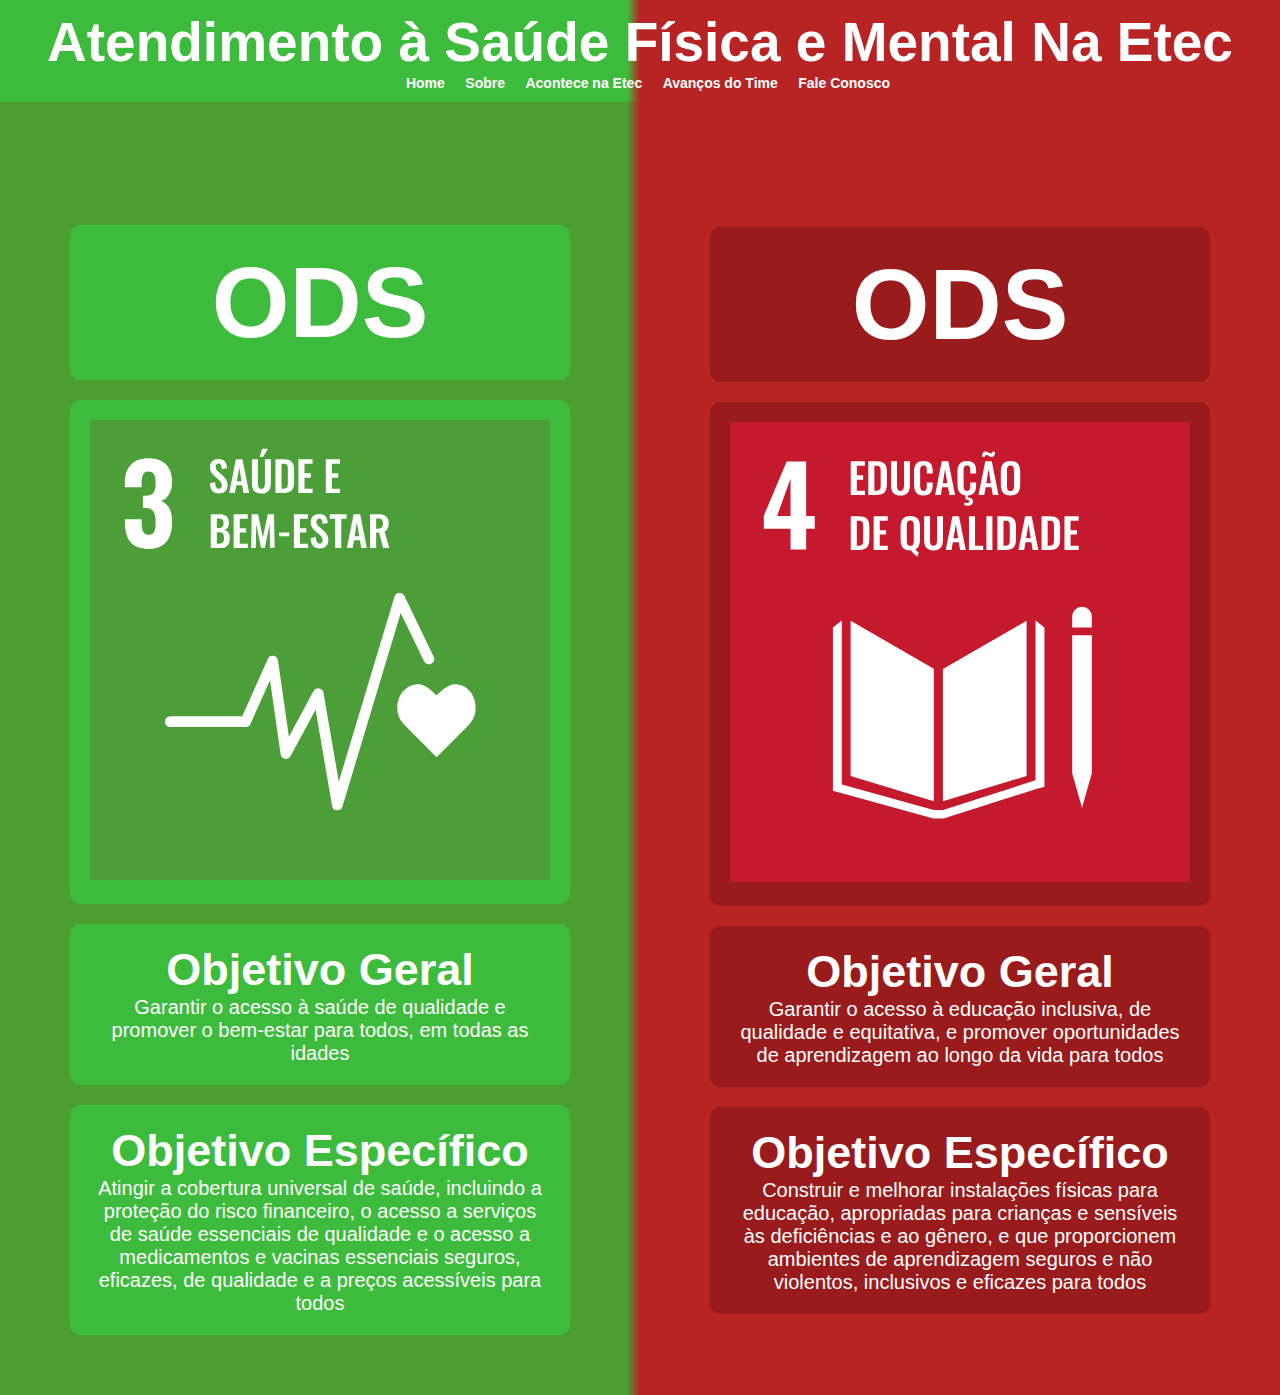
<file: index.html>
<!DOCTYPE html>
<html lang="en">
<head>
    <meta charset="UTF-8">
    <meta name="viewport" content left-align="width=device-width, initial-scale=1.0">
    <title>Document</title>
    <link rel="stylesheet" href = "style.css">
</head>
<body>
<header>
        <h1 id = "reto">Atendimento à Saúde Física e Mental Na Etec</h1> 
  <nav>
    <ul id = "reto2">
        <li><a href = "index.html">Home</a></li>
        <li><a href = "sobre.html">Sobre</a></li>
        <li><a href = "Aconteceetec.html">Acontece na Etec</a></li>
        <li><a href = "avancços.html">Avanços do Time</a></li>
        <li><a href = "Falec.html">Fale Conosco</a></li>
    </ul>
  </nav>
</header>
<main>
    <section class="container">

        <div class="content centered-div tam">
               <h1 >ODS</h1>
            </div>

        <div class="content centered-div">
            <img src="SDG-3.svg" alt="">
        </div>

        <div class="content centered-div">
            <h2 class="h2">Objetivo Geral</h2>
            <p class="por">Garantir o acesso à saúde de qualidade e promover o bem-estar para todos, em todas as idades</p>
        </div>
        
        <div class="content centered-div ">
            <h2 class="h2">Objetivo Específico</h2>
            <p class="por">Atingir a cobertura universal de saúde, incluindo a proteção do risco financeiro, o acesso a serviços de saúde essenciais de qualidade e o acesso a medicamentos e vacinas essenciais seguros, eficazes, de qualidade e a preços acessíveis para todos</p>
        </div>

    </section>
</main>
</body>
<body>
    <main>
        <section class="container, color3" >
    
            <div class="content centered-div tam color2">
                   <h1 >ODS</h1>
                </div>
    
            <div class="content centered-div color2">
                <img src="SDG-4.svg" alt="">
            </div>
    
            <div class="content centered-div color2">
                <h2 class="h2">Objetivo Geral</h2>
                <p class="por">Garantir o acesso à educação inclusiva, de qualidade e equitativa, e promover oportunidades de aprendizagem ao longo da vida para todos</p>
            </div>
            
            <div class="content centered-div color2">
                <h2 class="h2">Objetivo Específico</h2>
                <p class="por">Construir e melhorar instalações físicas para educação, apropriadas para crianças e sensíveis às deficiências e ao gênero, e que proporcionem ambientes de aprendizagem seguros e não violentos, inclusivos e eficazes para todos</p>
            </div>
    
        </section>
    </main>
</body>
</html>
</file>
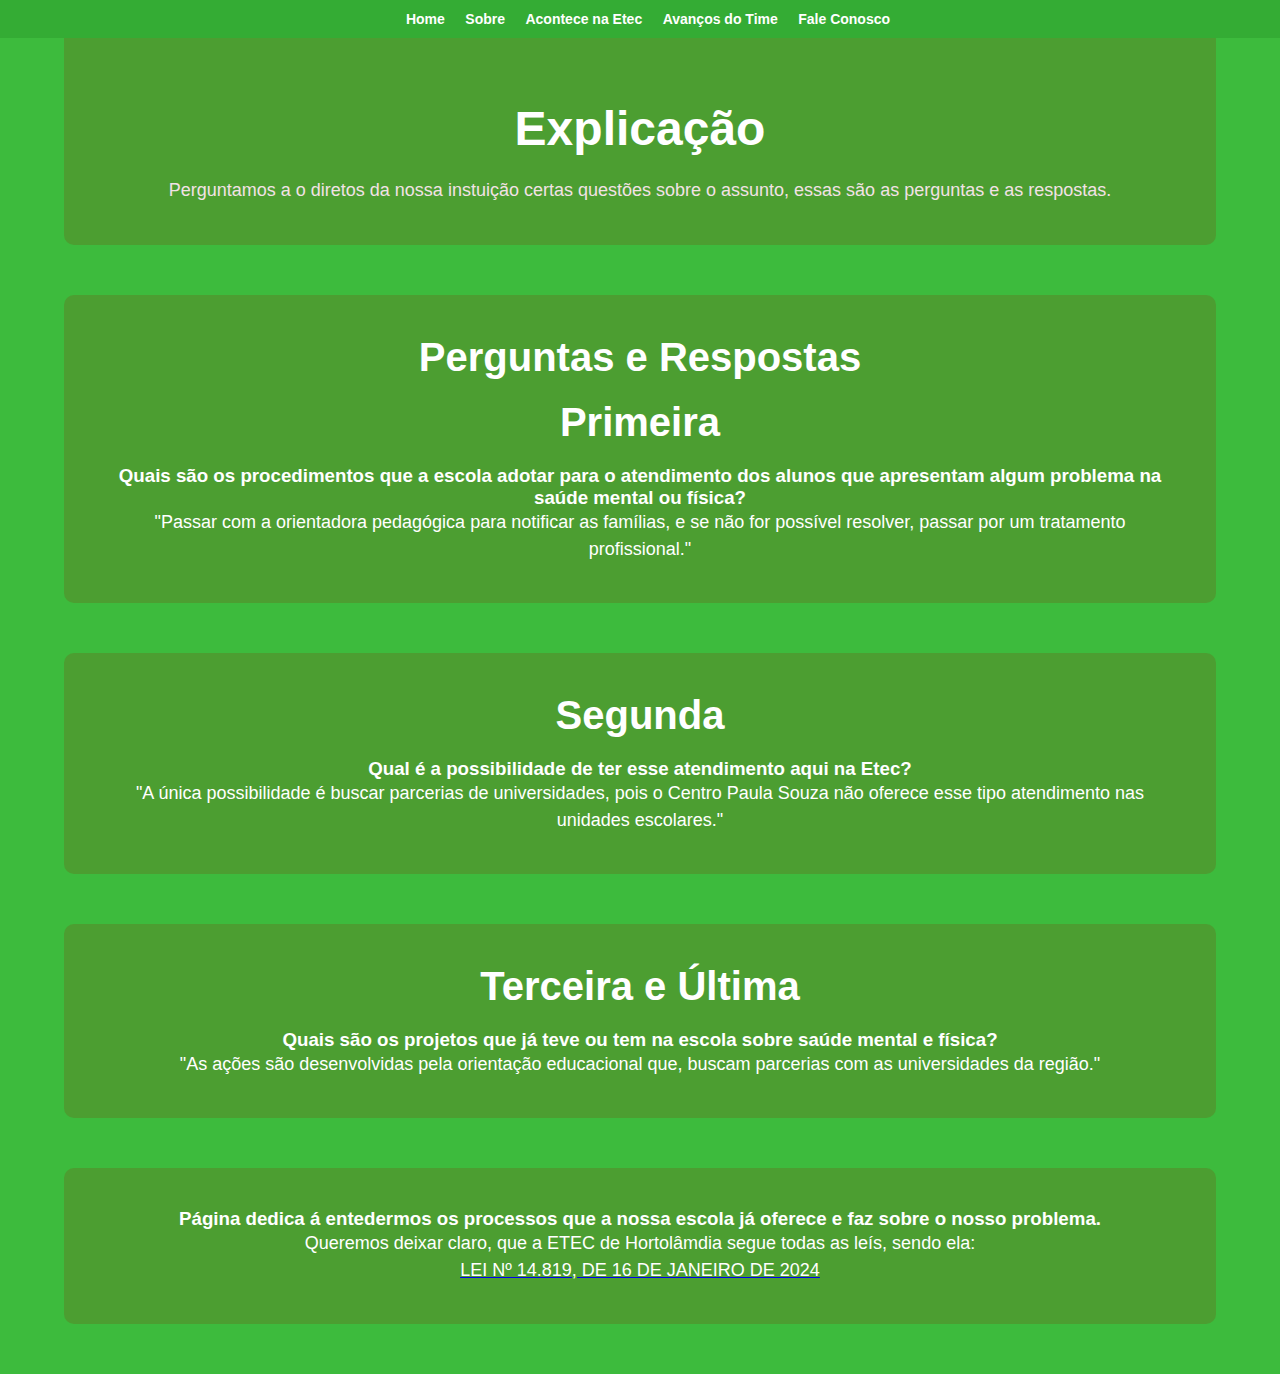
<file: Aconteceetec.html>
<!DOCTYPE html>
<html lang="en">
<head>
    <meta charset="UTF-8">
    <meta name="viewport" content="width=device-width, initial-scale=1.0">
    <title>Document</title>
    <link rel="stylesheet" href = "Acintecxe.css">
</head>
<body>
    <header>
        <nav>
          <ul id = "reto2">
              <li><a href = "index.html">Home</a></li>
              <li><a href = "sobre.html">Sobre</a></li>
              <li><a href = "Aconteceetec.html">Acontece na Etec</a></li>
              <li><a href = "avancços.html">Avanços do Time</a></li>
              <li><a href = "Falec.html">Fale Conosco</a></li>
          </ul>
        </nav>
      </header>
  <main>
    <section class="ods-section">
        <div class="container">
            <div class="ods-content">
                <h1>Explicação</h1>
                <p>Perguntamos a o diretos da nossa instuição certas questões sobre o assunto, essas são as perguntas e as respostas.</p>
            </div>
        </div>
    </section>
    <section class="ativista">
        <div class="container">
            <h2 class="title">Perguntas e Respostas<h2>
                <h2>Primeira</h2>
                <h3>Quais são os procedimentos que a escola adotar  para o atendimento dos  alunos que apresentam algum problema na saúde mental ou física?
                </h3>
                
                <p>"Passar com a orientadora  pedagógica  para notificar as famílias, e se não for possível resolver,  passar por um tratamento profissional." 
                </p>
        </div>
    </section>
    <section class="ativista">
        <div class="container">
                <h2>Segunda</h2>

                <h3>Qual é a possibilidade de ter esse atendimento aqui na Etec?
                </h3>

                <p>"A única possibilidade é buscar parcerias de universidades,  pois o Centro Paula Souza não oferece esse tipo atendimento nas unidades escolares."</p>
        </div>
    </section>
    <section class="ativista">
        <div class="container">
                <h2>Terceira e Última</h2>

                <h3>
                    Quais são os projetos que já teve ou tem na escola sobre saúde mental e física?
                </h3>

                <p>"As ações são desenvolvidas pela orientação educacional que, buscam  parcerias com as universidades da região."</p>
        </div>
    </section>
    <section class="ativista">
        <div class="container">
            <h3>Página dedica á entedermos os processos que a nossa escola já oferece e faz sobre o nosso problema.</h3>
            <P>Queremos deixar claro, que a ETEC de Hortolâmdia segue todas as leís, sendo ela:</P>
            <a href = "https://www.planalto.gov.br/ccivil_03/_ato2023-2026/2024/Lei/L14819.htm"><p>LEI Nº 14.819, DE 16 DE JANEIRO DE 2024</p></a>

        </div>
    </section>
  </main>
</body>
</html>
</file>
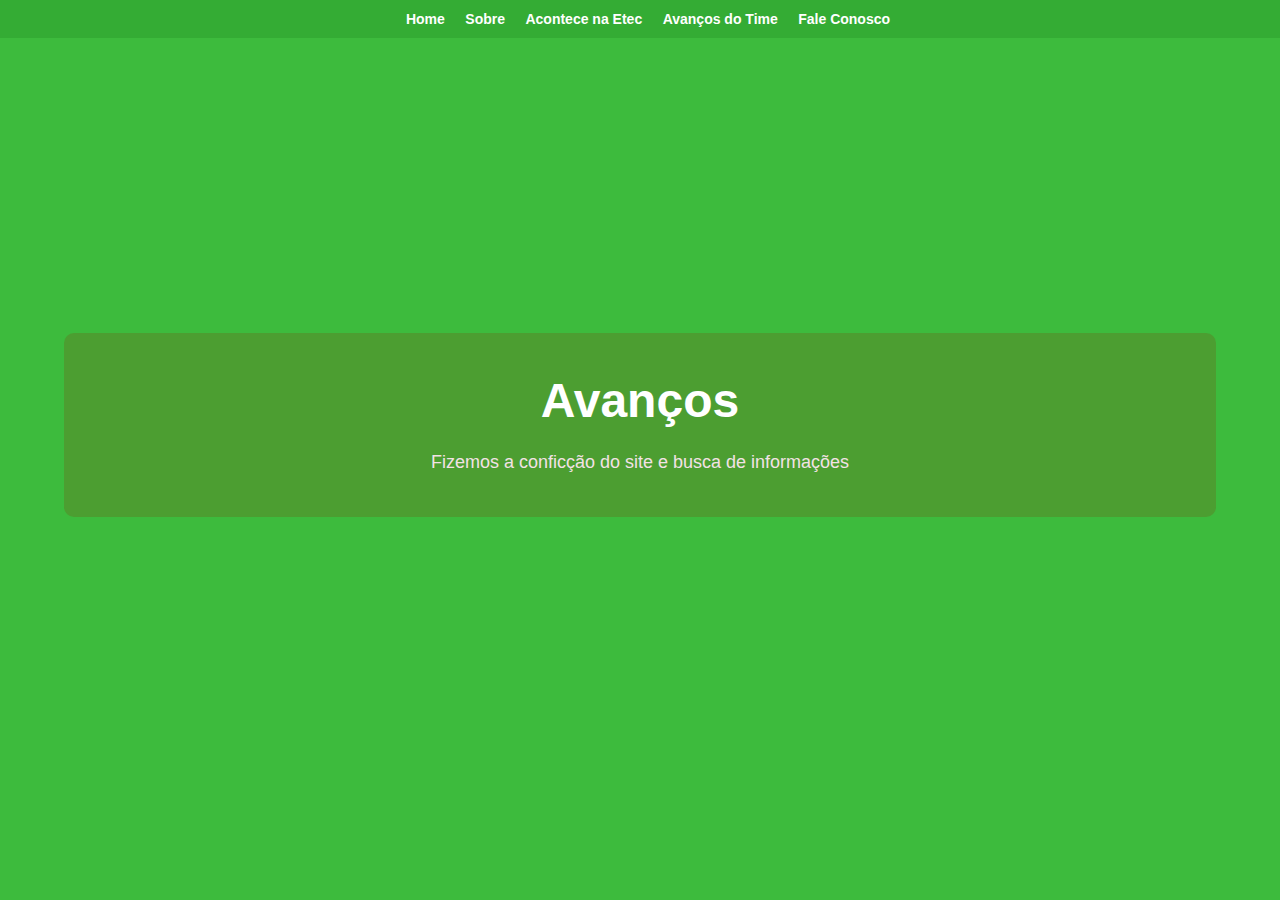
<file: avancços.html>
<!DOCTYPE html>
<html lang="en">
<head>
    <meta charset="UTF-8">
    <meta name="viewport" content="width=device-width, initial-scale=1.0">
    <title>Document</title>
    <link rel="stylesheet" href = "avanx.css">
    <header>
        <nav>
          <ul id = "reto2">
              <li><a href = "index.html">Home</a></li>
              <li><a href = "sobre.html">Sobre</a></li>
              <li><a href = "Aconteceetec.html">Acontece na Etec</a></li>
              <li><a href = "avancços.html">Avanços do Time</a></li>
              <li><a href = "Falec.html">Fale Conosco</a></li>
          </ul>
        </nav>
      </header>
</head>
<body>
    <main>
        <section class="ods-section">
            <div class="container">
                <div class="ods-content">
                    <h1>Avanços</h1>
                    <p>Fizemos a conficção do site e busca de informações</p>
                </div>
            </div>
        </section>
</body>
</html>
</file>
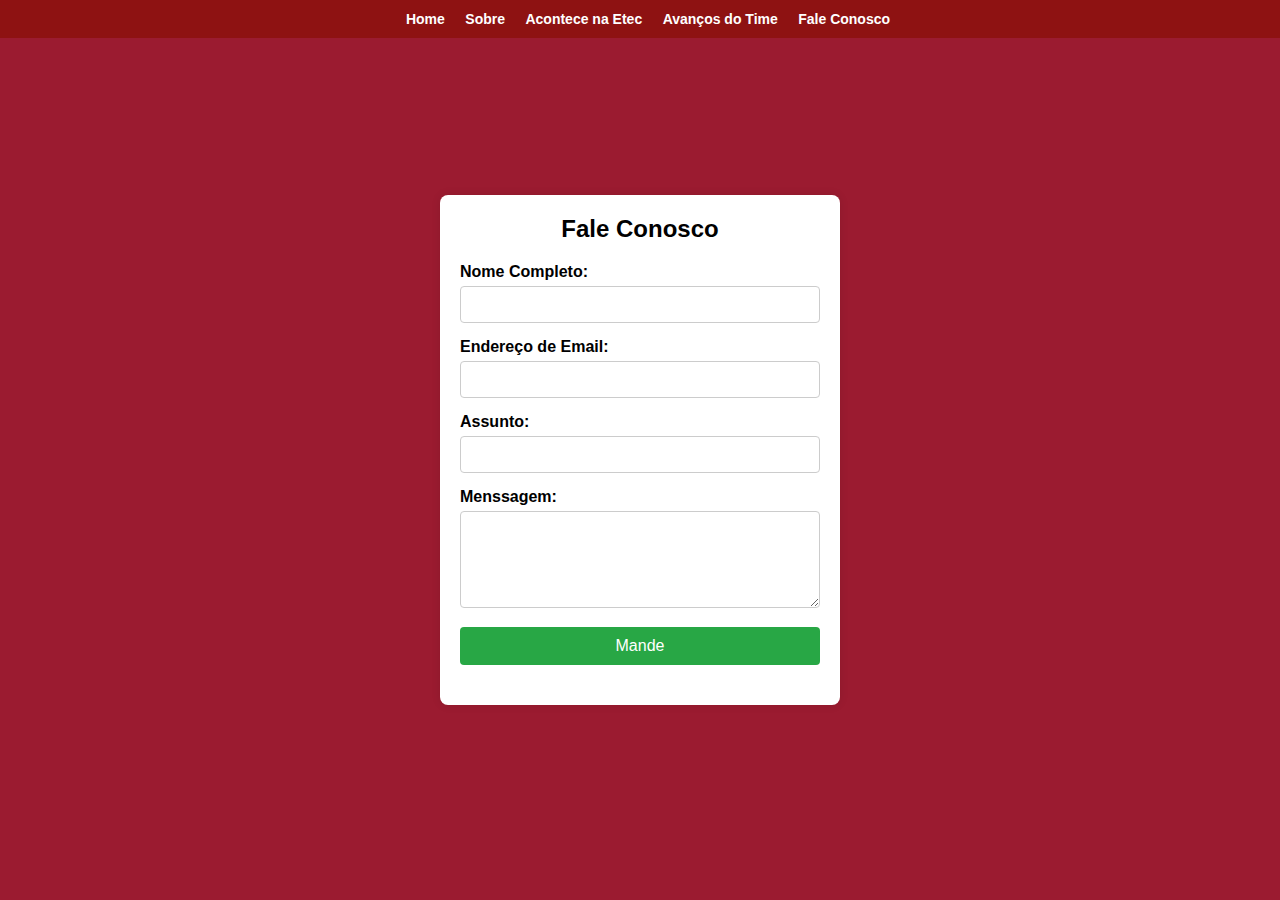
<file: Falec.html>
<!DOCTYPE html>
<html lang="en">
<head>
    <meta charset="UTF-8">
    <meta name="viewport" content="width=device-width, initial-scale=1.0">
    <title>Contact Page</title>
    <link rel="stylesheet" href="./style/contato.css">
</head>
<body>

    <header>
        <nav>
          <ul id = "reto2">
              <li><a href = "index.html">Home</a></li>
              <li><a href = "sobre.html">Sobre</a></li>
              <li><a href = "Aconteceetec.html">Acontece na Etec</a></li>
              <li><a href = "avancços.html">Avanços do Time</a></li>
              <li><a href = "Falec.html">Fale Conosco</a></li>
          </ul>
        </nav>
      </header>

    <div class="container">
        <h2>Fale Conosco</h2>
        <form id="contactForm" class="contact-form">
            <label for="name">Nome Completo:</label>
            <input type="text" id="name" name="name" required>

            <label for="email">Endereço de Email:</label>
            <input type="email" id="email" name="email" required>

            <label for="subject">Assunto:</label>
            <input type="text" id="subject" name="subject">

            <label for="message">Menssagem:</label>
            <textarea id="message" name="message" rows="5" required></textarea>

            <button type="submit">Mande</button>
        </form>
        <p id="formMessage"></p>
    </div>

    <script src="submit.js"></script>
</body>
</html>
</file>
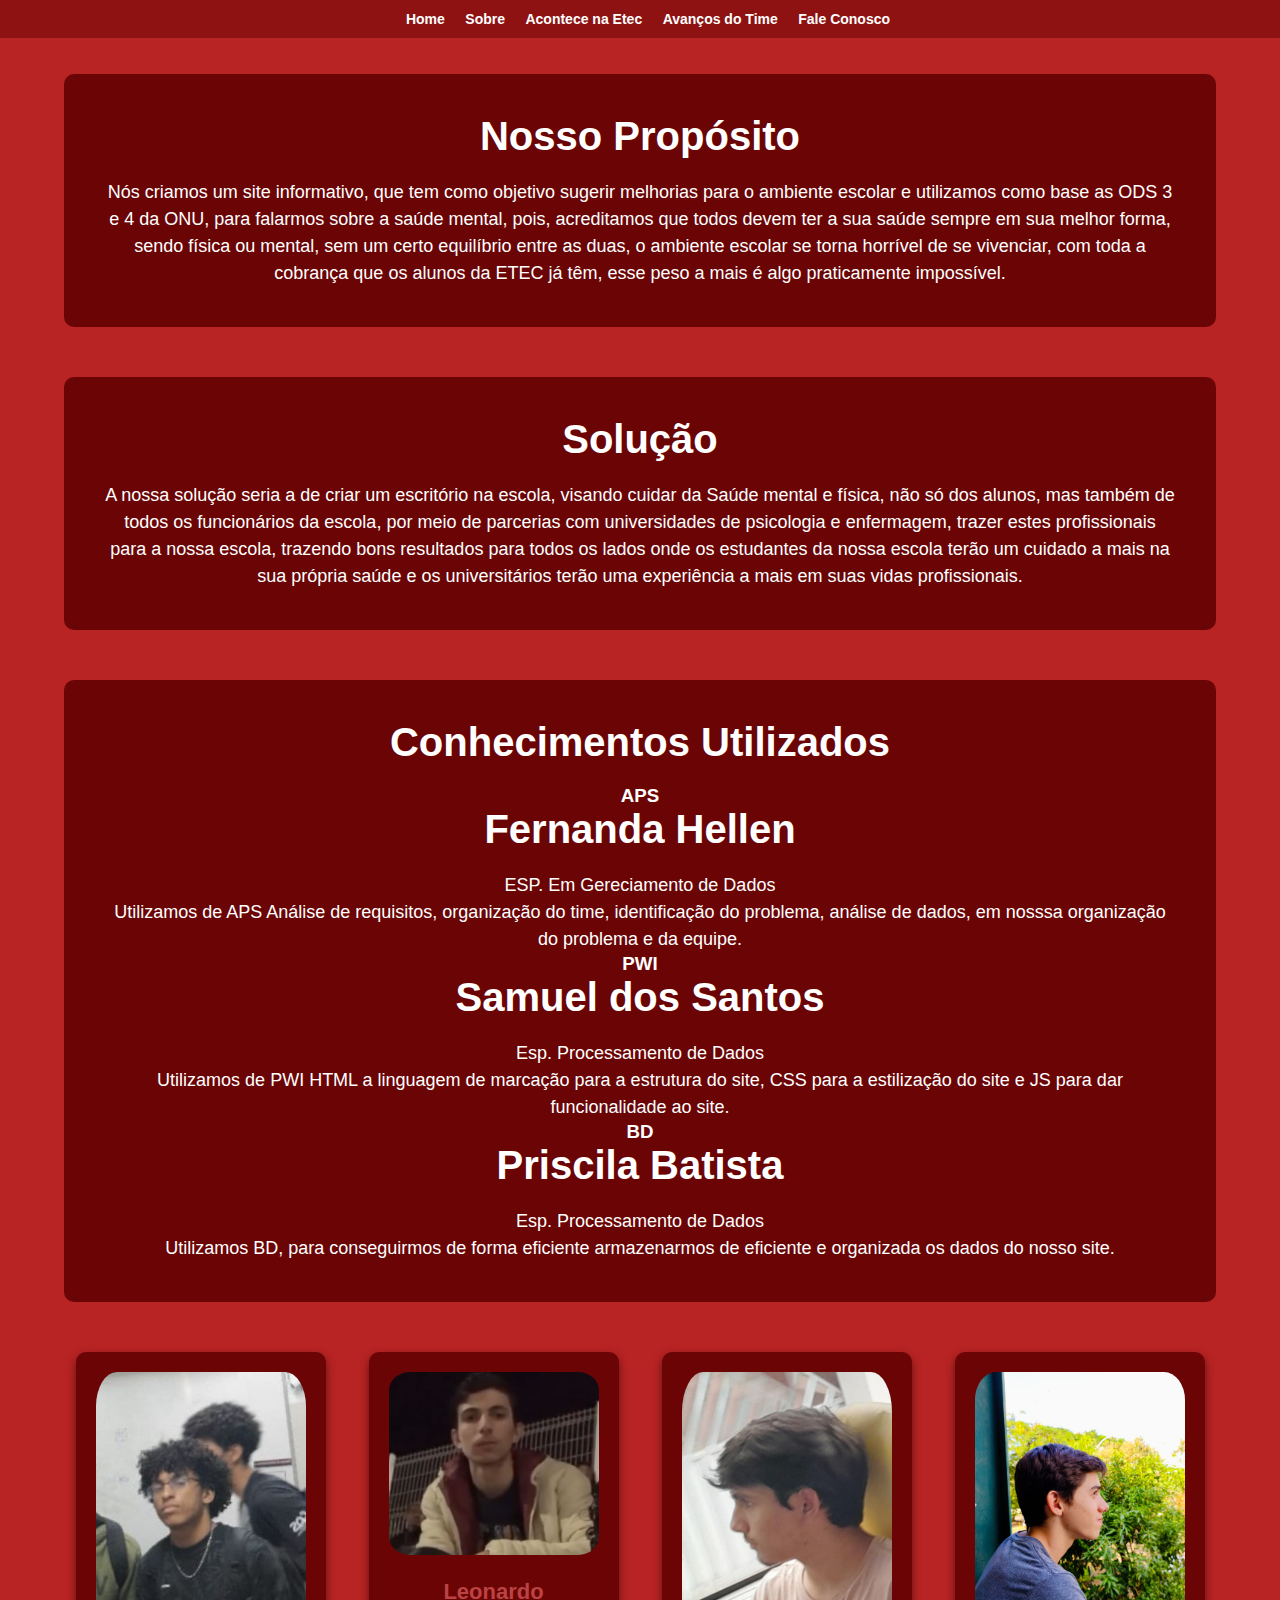
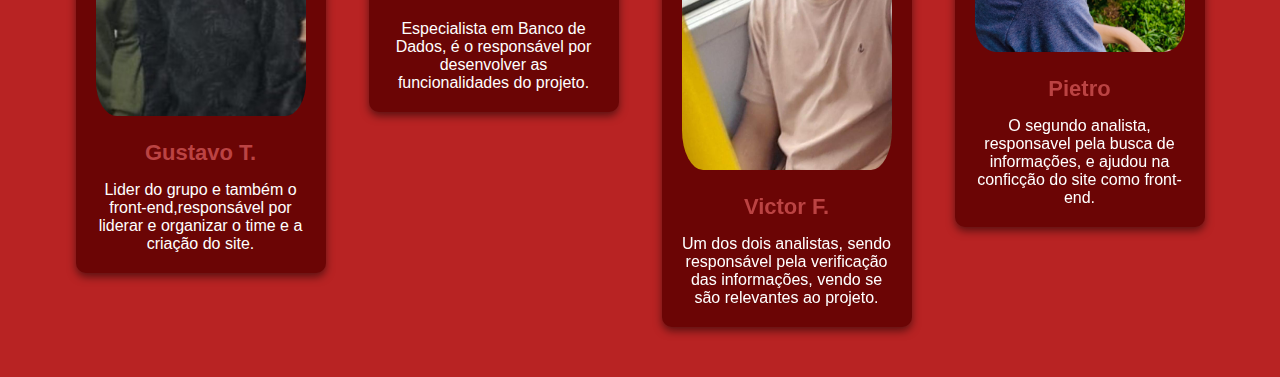
<file: sobre.html>
<!DOCTYPE html>
<html lang="en">
<head>
    <meta charset="UTF-8">
    <meta name="viewport" content="width=device-width, initial-scale=1.0">
    <title>Document</title>
    <link rel="stylesheet" href = "sobre.css">
</head>
<body>
<header>
  <nav>
    <ul id = "reto2">
        <li><a href = "index.html">Home</a></li>
        <li><a href = "sobre.html">Sobre</a></li>
        <li><a href = "Aconteceetec.html">Acontece na Etec</a></li>
        <li><a href = "avancços.html">Avanços do Time</a></li>
        <li><a href = "Falec.html">Fale Conosco</a></li>
    </ul>
  </nav>
</header>
<main>

  <section class="ods-section">
      <div class="container">
          <div class="ods-content">
              <h1>Nós</h1>
              <p>Somos uma equipe de jovens, que pensam que com o seu projeto podem mudar o ambiente escolar, trazendo melhorias nescerias e inteligentes, por meio da tecnologia atual e com o que nois foi ensinado nas aulas de APS(Análise de Projetos e Sistemas) e PWI(Progamação Web I).</p>
          </div>
      </div>
  </section>
  <section class="ativista">
      <div class="container">
          <h2 class="title">Nosso Propósito</h2>
          <p>Nós criamos um site informativo, que tem como objetivo sugerir melhorias para o ambiente escolar e utilizamos como base as ODS 3 e 4 da ONU, para falarmos sobre a saúde mental, pois, acreditamos que todos devem ter a sua saúde sempre em sua melhor forma, sendo física ou mental, sem um certo equilíbrio entre as duas, o ambiente escolar se torna horrível de se vivenciar, com toda a cobrança que os alunos da ETEC já têm, esse peso a mais é algo praticamente impossível.</p>
      </div>
  </section>
  <section class="ativista">
          <div class="container">
            <h2 class="title">Solução</h2>
            <p>A nossa solução seria a de criar um escritório na escola, visando cuidar da Saúde mental e física, não só dos alunos, mas também de todos os funcionários da escola, por meio de parcerias com universidades de psicologia e enfermagem, trazer estes profissionais para a nossa escola, trazendo bons resultados para todos os lados onde os estudantes da nossa escola terão um cuidado a mais na sua própria saúde e os universitários terão uma experiência a mais em suas vidas profissionais.</p>
          </div>
  </section>
      <section class="ativista">
          <div class="container">
            <h2 class="title">Conhecimentos Utilizados</h2>
              <h3>APS</h3>
              <h2>Fernanda Hellen</h2>
              <p>ESP. Em Gereciamento de Dados</p>
              <P>Utilizamos de APS Análise de requisitos, organização do time, identificação do problema, análise de dados, em nosssa organização do problema e da equipe.</P>
              <h3>PWI</h3>
              <h2>Samuel dos Santos</h2>
              <p>Esp. Processamento de Dados</p>
              <P>Utilizamos de PWI HTML a linguagem de marcação para a estrutura do site, CSS para a estilização do site e JS para dar funcionalidade ao site.</P>
              <h3>BD</h3>
              <h2>Priscila Batista</h2>
              <p>Esp. Processamento de Dados</p>
              <P>Utilizamos BD, para conseguirmos de forma eficiente armazenarmos de eficiente e organizada os dados do nosso site.</P>



              
          </div>
  </section>

  <section class="cards">
      <div class="card">
          <img src="guto.jpg" alt="gugug">
          <h3>Gustavo T.</h3>
          <p>Lider do grupo e também o front-end,responsável por liderar e organizar o time e a criação do site.</p>
      </div>
      <div class="card">
          <img src="leona.jpg" alt=" lelele">
          <h3>Leonardo</h3>
          <p>Especialista em Banco de Dados, é o responsável por desenvolver as funcionalidades do projeto.</p>
      </div>
      <div class="card">
          <img src="vitor.jpg" alt = "Fumaça">
          <h3>Victor F.</h3>
          <p>Um dos dois analistas, sendo responsável pela verificação das informações, vendo se são relevantes ao projeto.</p>
      </div>
      <div class="card">
          <img src="piet.jpg"pipi">
          <h3>Pietro</h3>
          <p>O segundo analista, responsavel pela busca de informações, e ajudou na conficção do site como front-end.</p>
      </div>
  </section>
</main>
</body>
</html>
</file>
<file: style.css>
html{
    scroll-behavior: smooth;
}
body{
    background: rgb(76,158,49);
    background: -moz-linear-gradient(90deg, rgba(76,158,49,1) 49%, rgba(184,35,35,1) 50%);
    background: -webkit-linear-gradient(90deg, rgba(76,158,49,1) 49%, rgba(184,35,35,1) 50%);
    background: linear-gradient(90deg, rgba(76,158,49,1) 49%, rgba(184,35,35,1) 50%);
    filter: progid:DXImageTransform.Microsoft.gradient(startColorstr="#4c9e31",endColorstr="#b82323",GradientType=1);
    font-family: Arial, sans-serif;
    color: white;
    display: flex;
    justify-content: center;
    align-items: center;
    height: 100vh;
    transition: background-color 0.5s ease; /* Suaviza a transição de cor */
}

div{
    background-color: rgb(61, 187, 61);
    
}

* {
    margin: 0;
    padding: 0;
    box-sizing: border-box;
}
header {
    position: fixed;
    top: 0;
    width: 100%;
    text-align: left;
    padding: 10px;
    background: rgb(61,187,61);
    background: -moz-linear-gradient(90deg, rgba(61,187,61,1) 49%, rgba(184,35,35,1) 50%);
    background: -webkit-linear-gradient(90deg, rgba(61,187,61,1) 49%, rgba(184,35,35,1) 50%);
    background: linear-gradient(90deg, rgba(61,187,61,1) 49%, rgba(184,35,35,1) 50%);
    filter: progid:DXImageTransform.Microsoft.gradient(startColorstr="#3dbb3d",endColorstr="#b82323",GradientType=1);
}
nav ul {
    list-style-type: none;
}

nav ul li {
    display: inline;
    margin-left: 20px;
    margin-left: 1rem;
}

nav ul li a {
    text-decoration: none;
    color: white;
    font-weight: bold;
    font-size: 14px;
}

main {
    display: flex;
    flex-direction: column;
    justify-content: space-between;
    align-items: center;
    width: 100%;
}

nav ul li a:hover{
    color: #3a4fa5;
}
#reto{
    text-align: center;
    font-size: 55px;
}
#reto2{
    text-align: center;
}
.container {
    max-width: 1200px;
    margin: 20px auto;
    padding: 20px;
    background-color: rgb(76, 158, 49);
    box-shadow: 0 0 0px rgba(0, 0, 0, 0.1);
    padding-top: 700px;
}

.content {
    margin-bottom: 20px; /* Espaçamento entre as divs */
    padding: 15px;
    background-color: rgb(61, 187, 61);
    border-radius: 5px;
    width: 45%; /* Define a largura das divs para alinhá-las na esquerda */
    text-align: center;
    
}

.left-align {
    float: left; /* Alinha a div à esquerda */
    clear: both; /* Garante que cada div comece uma nova linha */
}
.right-align {
    float: right; /* Alinha a div à esquerda */
    clear: both; /* Garante que cada div comece uma nova linha */
}
.centered-div {
    width: 500px;
    padding: 20px;
    background-color: #3dbb3d;
    border: 0px solid #333;
    border-radius: 10px;
    text-align: center;
}
.por{
    font-size: 20px;
}
.h2{
    font-size: 45px;
}
.tam{
    font-size: 50px;
}
.color3{
    background-color: #b82323;
    padding-top:660px;
}
.color2{
    background-color: #991b1b;
}
</file>
<file: Acintecxe.css>
html{
    scroll-behavior: smooth;
}
body{
    background: rgb(61, 187, 61);
    filter: progid:DXImageTransform.Microsoft.gradient(startColorstr="#4c9e31",endColorstr="#b82323",GradientType=1);
    font-family: Arial, sans-serif;
    color: white;
    display: flex;
    justify-content: center;
    align-items: center;
    height: 100vh;
    transition: background-color 0.5s ease; /* Suaviza a transição de cor */
}
* {
    margin: 0;
    padding: 0;
    box-sizing: border-box;
}
header {
    position: fixed;
    top: 0;
    width: 100%;
    text-align: left;
    padding: 10px;
    background: rgb(52, 172, 52);
    
}
nav ul {
    list-style-type: none;
}

nav ul li {
    display: inline;
    margin-left: 20px;
    margin-left: 1rem;
}

nav ul li a {
    text-decoration: none;
    color: white;
    font-weight: bold;
    font-size: 14px;
}

main {
    display: flex;
    flex-direction: column;
    justify-content: space-between;
    align-items: center;
    width: 100%;
}

nav ul li a:hover{
    color: #3a4fa5;
}
#reto{
    text-align: center;
    font-size: 55px;
}
#reto2{
    text-align: center;
}
.ods-section {
    background-color: rgb(76, 158, 49); 
    padding: 40px;
    text-align: center;
    width: 90%;
    border-radius: 10px;
    margin-bottom: 50px;
    padding-top:   575px;
}

.ods-content h1 {
    font-size: 48px;
    margin-bottom: 20px;
    color: #FFFFFF;
}

.ods-content p {
    font-size: 18px;
    line-height: 1.6;
    margin-top: 20px;
    color: #F2E2E5; /* Cor de texto suave */
}

.ativista {
    background-color: rgb(76, 158, 49);
    padding: 40px;
    text-align: center;
    width: 90%;
    border-radius: 10px;
    margin-bottom: 50px;
}

.ativista h2 {
    font-size: 40px;
    color: #ffffff;
    margin-bottom: 20px;
}

.ativista p {
    font-size: 18px;
    line-height: 1.5;
    color: #FFFFFF;
}

.cards {
    display: flex;
    justify-content: space-around;
    align-items: flex-start;
    width: 90%;
    gap: 20px;
    margin-bottom: 50px;
}

.card {
    background-color: #6b0505;
    border-radius: 10px;
    padding: 20px;
    width: 250px;
    text-align: center;
    box-shadow: 0 4px 8px rgba(0, 0, 0, 0.5);
    color: white;
}

.card img {
    width: 100%;
    height: auto;
    border-radius: 10%;
    margin-bottom: 20px;
}

.card h3 {
    font-size: 22px;
    color: #bb4343;
    margin-bottom: 15px;
}

.card p {
    font-size: 16px;
    color: #FFFFFF;
}
</file>
<file: avanx.css>
html{
    scroll-behavior: smooth;
}
body{
    background: rgb(61, 187, 61);
    filter: progid:DXImageTransform.Microsoft.gradient(startColorstr="#4c9e31",endColorstr="#b82323",GradientType=1);
    font-family: Arial, sans-serif;
    color: white;
    display: flex;
    justify-content: center;
    align-items: center;
    height: 100vh;
    transition: background-color 0.5s ease; /* Suaviza a transição de cor */
}
* {
    margin: 0;
    padding: 0;
    box-sizing: border-box;
}
header {
    position: fixed;
    top: 0;
    width: 100%;
    text-align: left;
    padding: 10px;
    background: rgb(52, 172, 52);
    
}
nav ul {
    list-style-type: none;
}

nav ul li {
    display: inline;
    margin-left: 20px;
    margin-left: 1rem;
}

nav ul li a {
    text-decoration: none;
    color: white;
    font-weight: bold;
    font-size: 14px;
}

main {
    display: flex;
    flex-direction: column;
    justify-content: space-between;
    align-items: center;
    width: 100%;
}

nav ul li a:hover{
    color: #3a4fa5;
}
#reto{
    text-align: center;
    font-size: 55px;
}
#reto2{
    text-align: center;
}
.ods-section {
    background-color: rgb(76, 158, 49); 
    padding: 40px;
    text-align: center;
    width: 90%;
    border-radius: 10px;
    margin-bottom: 50px;
    padding-top:   px;
}

.ods-content h1 {
    font-size: 48px;
    margin-bottom: 20px;
    color: #FFFFFF;
}

.ods-content p {
    font-size: 18px;
    line-height: 1.6;
    margin-top: 20px;
    color: #F2E2E5; /* Cor de texto suave */
}

.ativista {
    background-color: rgb(76, 158, 49);
    padding: 40px;
    text-align: center;
    width: 90%;
    border-radius: 10px;
    margin-bottom: 50px;
}

.ativista h2 {
    font-size: 40px;
    color: #ffffff;
    margin-bottom: 20px;
}

.ativista p {
    font-size: 18px;
    line-height: 1.5;
    color: #FFFFFF;
}

.cards {
    display: flex;
    justify-content: space-around;
    align-items: flex-start;
    width: 90%;
    gap: 20px;
    margin-bottom: 50px;
}

.card {
    background-color: #6b0505;
    border-radius: 10px;
    padding: 20px;
    width: 250px;
    text-align: center;
    box-shadow: 0 4px 8px rgba(0, 0, 0, 0.5);
    color: white;
}

.card img {
    width: 100%;
    height: auto;
    border-radius: 10%;
    margin-bottom: 20px;
}

.card h3 {
    font-size: 22px;
    color: #bb4343;
    margin-bottom: 15px;
}

.card p {
    font-size: 16px;
    color: #FFFFFF;
}
</file>
<file: style/contato.css>
* {
    margin: 0;
    padding: 0;
    box-sizing: border-box;
}

body {
    font-family: Arial, sans-serif;
    background-color: #9B1B30;
    display: flex;
    justify-content: center;
    align-items: center;
    height: 100vh;
}

.container {
    background-color: white;
    padding: 20px;
    border-radius: 8px;
    box-shadow: 0 0 10px rgba(0, 0, 0, 0.1);
    max-width: 400px;
    width: 100%;
}

h2 {
    text-align: center;
    margin-bottom: 20px;
}

label {
    display: block;
    margin-bottom: 5px;
    font-weight: bold;
}

input, textarea {
    width: 100%;
    padding: 10px;
    margin-bottom: 15px;
    border: 1px solid #ccc;
    border-radius: 4px;
}

button {
    width: 100%;
    padding: 10px;
    background-color: #28a745;
    color: white;
    border: none;
    border-radius: 4px;
    cursor: pointer;
    font-size: 16px;
}

button:hover {
    background-color: #218838;
}

#formMessage {
    text-align: center;
    margin-top: 20px;
    font-size: 18px;
    color: green;
}

* {
    margin: 0;
    padding: 0;
    box-sizing: border-box;
}
header {
    position: fixed;
    top: 0;
    width: 100%;
    text-align: left;
    padding: 10px;
    background: rgb(142, 18, 18);
}
nav ul {
    list-style-type: none;
}

nav ul li {
    display: inline;
    margin-left: 20px;
    margin-left: 1rem;
}

nav ul li a {
    text-decoration: none;
    color: white;
    font-weight: bold;
    font-size: 14px;
}

main {
    display: flex;
    flex-direction: column;
    justify-content: space-between;
    align-items: center;
    width: 100%;
}

nav ul li a:hover{
    color: #3a4fa5;
}
#reto{
    text-align: center;
    font-size: 55px;
}
#reto2{
    text-align: center;
}
</file>
<file: sobre.css>
html{
    scroll-behavior: smooth;
}
body{
    background: rgb(184,35,35);
    filter: progid:DXImageTransform.Microsoft.gradient(startColorstr="#4c9e31",endColorstr="#b82323",GradientType=1);
    font-family: Arial, sans-serif;
    color: white;
    display: flex;
    justify-content: center;
    align-items: center;
    height: 100vh;
    transition: background-color 0.5s ease; /* Suaviza a transição de cor */
}
* {
    margin: 0;
    padding: 0;
    box-sizing: border-box;
}
header {
    position: fixed;
    top: 0;
    width: 100%;
    text-align: left;
    padding: 10px;
    background: rgb(142, 18, 18);
}
nav ul {
    list-style-type: none;
}

nav ul li {
    display: inline;
    margin-left: 20px;
    margin-left: 1rem;
}

nav ul li a {
    text-decoration: none;
    color: white;
    font-weight: bold;
    font-size: 14px;
}

main {
    display: flex;
    flex-direction: column;
    justify-content: space-between;
    align-items: center;
    width: 100%;
}

nav ul li a:hover{
    color: #3a4fa5;
}
#reto{
    text-align: center;
    font-size: 55px;
}
#reto2{
    text-align: center;
}
.ods-section {
    background-color: #6b0505; 
    padding: 40px;
    text-align: center;
    width: 90%;
    border-radius: 10px;
    margin-bottom: 50px;
    padding-top:   900px;
}

.ods-content h1 {
    font-size: 48px;
    margin-bottom: 20px;
    color: #FFFFFF;
}

.ods-content p {
    font-size: 18px;
    line-height: 1.6;
    margin-top: 20px;
    color: #F2E2E5; /* Cor de texto suave */
}

.ativista {
    background-color: #6b0505;
    padding: 40px;
    text-align: center;
    width: 90%;
    border-radius: 10px;
    margin-bottom: 50px;
}

.ativista h2 {
    font-size: 40px;
    color: #ffffff;
    margin-bottom: 20px;
}

.ativista p {
    font-size: 18px;
    line-height: 1.5;
    color: #FFFFFF;
}

.cards {
    display: flex;
    justify-content: space-around;
    align-items: flex-start;
    width: 90%;
    gap: 20px;
    margin-bottom: 50px;
}

.card {
    background-color: #6b0505;
    border-radius: 10px;
    padding: 20px;
    width: 250px;
    text-align: center;
    box-shadow: 0 4px 8px rgba(0, 0, 0, 0.5);
    color: white;
}

.card img {
    width: 100%;
    height: auto;
    border-radius: 10%;
    margin-bottom: 20px;
}

.card h3 {
    font-size: 22px;
    color: #bb4343;
    margin-bottom: 15px;
}

.card p {
    font-size: 16px;
    color: #FFFFFF;
}
</file>
